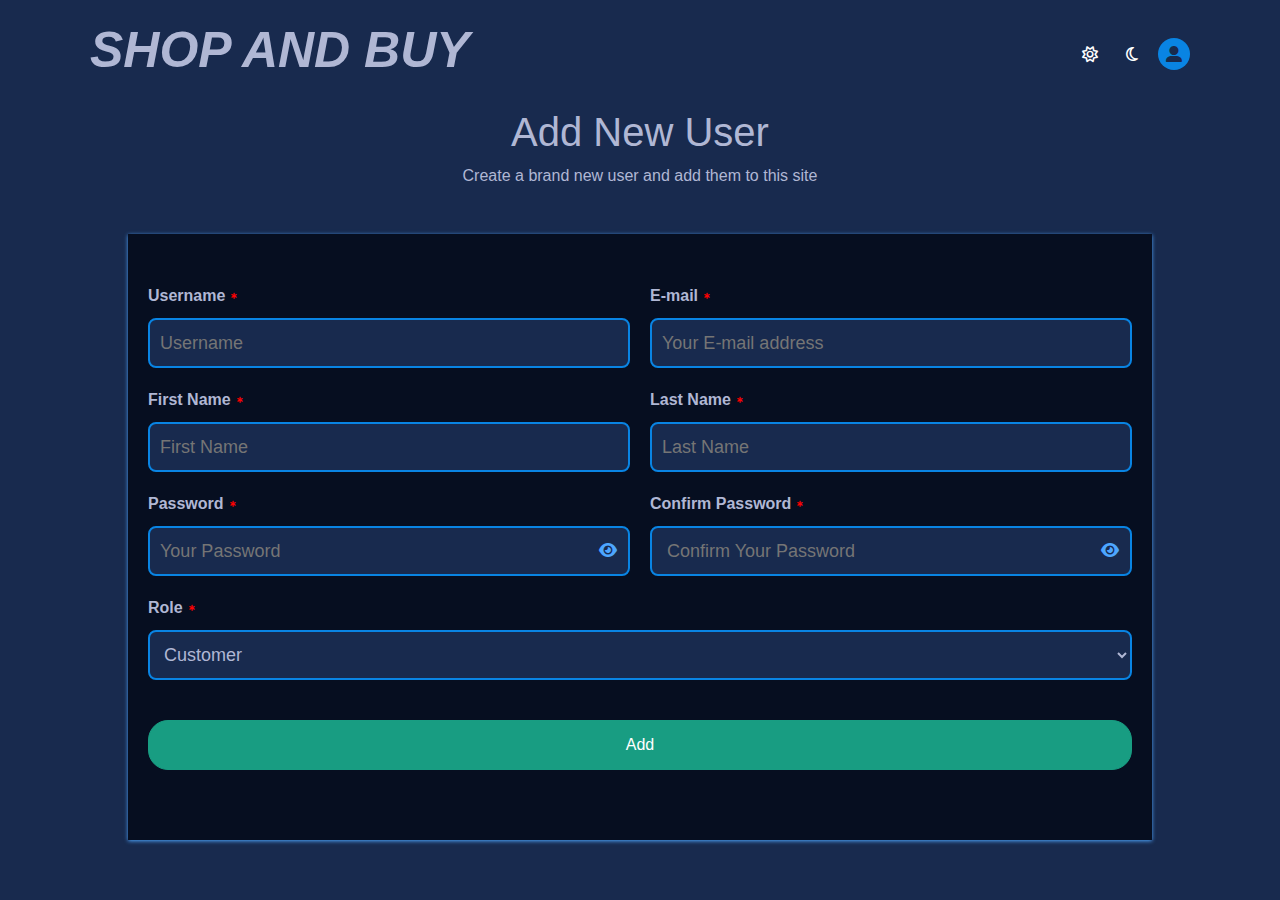
<file: Add_user.html>
<!DOCTYPE html>
<html lang="en">
<head>
    <meta charset="UTF-8">
    <meta name="viewport" content="width=device-width, initial-scale=1.0">
    <title>Admin | Add User</title>
    <link href="https://cdn.jsdelivr.net/npm/bootstrap@5.3.3/dist/css/bootstrap.min.css" rel="stylesheet" integrity="sha384-QWTKZyjpPEjISv5WaRU9OFeRpok6YctnYmDr5pNlyT2bRjXh0JMhjY6hW+ALEwIH" crossorigin="anonymous">
    <link rel="stylesheet" href="https://cdnjs.cloudflare.com/ajax/libs/font-awesome/6.7.2/css/all.min.css">
    <link rel="stylesheet" href="css/master.css">
    <link rel="stylesheet" href="css/products.css">
    <link rel="stylesheet" href="css/orders.css">
    <link rel="stylesheet" href="css/user.css">
</head>
  <body>
    <div class="container" >
      <header class="header">
        <h1 class="site-name">SHOP AND BUY</h1>
          <div class="header-right-side">
            <i class="fa-regular fa-sun"></i>
            <i class="fa-regular fa-moon"></i>
            <a class="header-profile" href="#"><i class="fa-solid fa-user-large"></i></a>
          </div>
        </header>
        <main class="titel_form">
          <h1>Add New User</h1>
          <p>Create a brand new user and add them to this site</p>
        </div>
    <div class="only-form">
        <form  action="GET" class="add_user">
          <div class="two-input">
            <div class="input-div w-half">
              <label for="Username" class="riq">Username</label>
              <input type="text" id="Username" name="Username" placeholder="Username">
            </div>
            <div class="input-div w-half">
              <label for="E-mail" class="riq">E-mail</label>
              <input type="text" id="E-mail" name="E-mail" placeholder="Your E-mail address">
            </div>
          </div>
          <div class="two-input">
            <div class="input-div">
              <label for="First_Name" class="riq">First Name</label>
              <input type="text" id="First_Name" name="First_Name" placeholder="First Name">
            </div>
            <div class="input-div">
              <label for="Last_name" class="riq">Last Name</label>
              <input type="text" id="Last_name" name="Last_name" placeholder="Last Name">
            </div>
          </div>
          <div class="two-input">
            <div class="input-div">
              <label for="Password" class="riq">Password</label>
              <div class="password-with-icon">
                <input type="password" id="Password" class="password" name="Password" placeholder="Your Password">
              </div>
            </div>
            <div class="input-div">
              <label for="Password" class="riq">Confirm Password</label>
              <div class="password-with-icon">
                <input type="password" id="Password" class="password" name="Password" placeholder=" Confirm Your Password">
              </div>
            </div>
          </div>
          <div class="input-div">
            <label for="role" class="riq">Role</label>
            <select name="role" >
              <option value="customer">Customer</option>
              <option value="editor">Editor</option>
              <option value="admin">Admin</option>
            </select>
          </div>
          <button type="submit" >Add</button>
        </form>

    </main>
    <script src="https://cdn.jsdelivr.net/npm/bootstrap@5.3.3/dist/js/bootstrap.bundle.min.js" integrity="sha384-YvpcrYf0tY3lHB60NNkmXc5s9fDVZLESaAA55NDzOxhy9GkcIdslK1eN7N6jIeHz" crossorigin="anonymous"></script>
    <script src="https://ajax.googleapis.com/ajax/libs/jquery/3.7.1/jquery.min.js"></script>
    <script src="js/main.js"></script>

  </body>
</html>
</file>
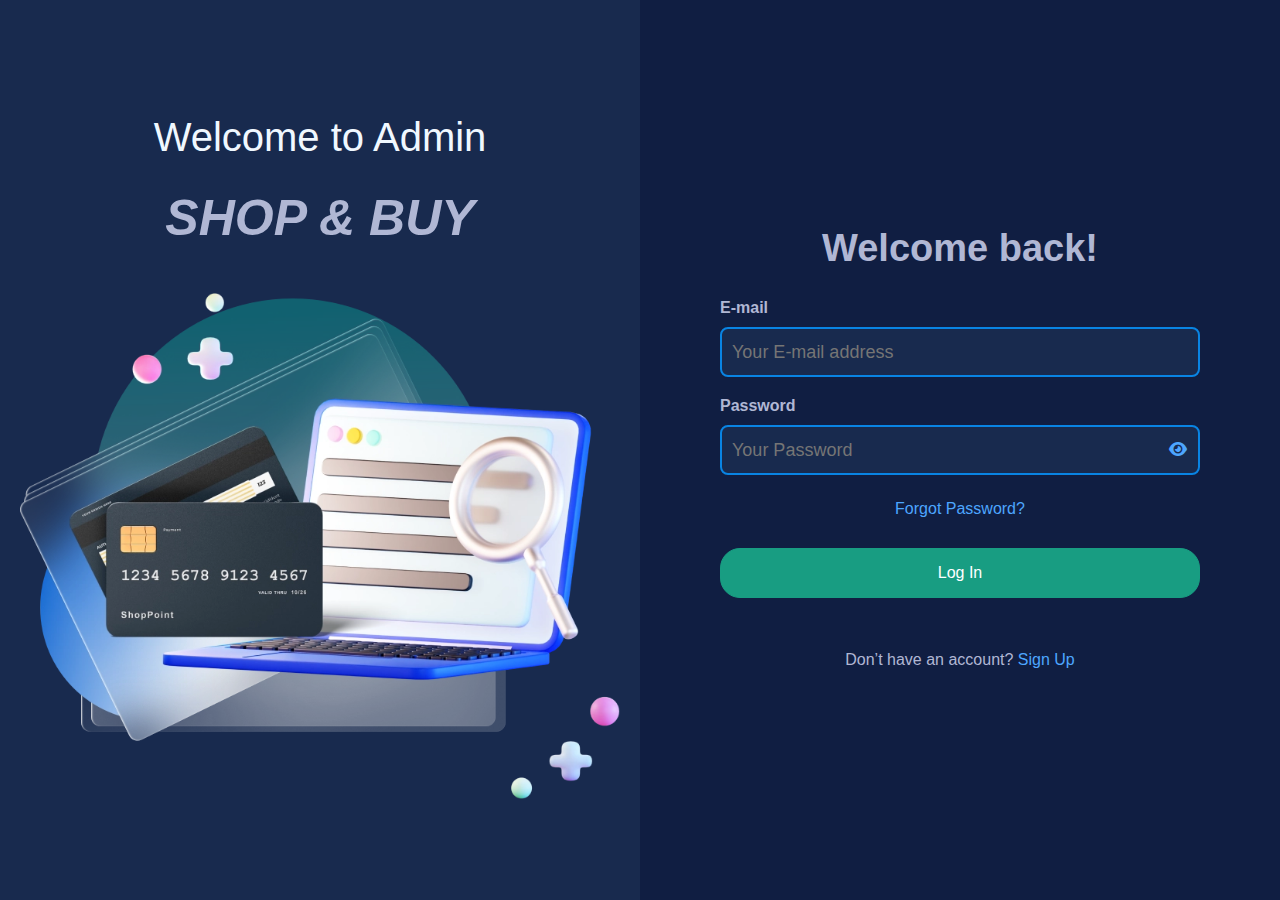
<file: Log in.Html>
<!DOCTYPE html>
<html lang="en">
<head>
	<meta charset="UTF-8">
	<meta name="viewport" content="width=device-width, initial-scale=1.0">
	<title></title>
	<link rel="stylesheet" href="https://cdnjs.cloudflare.com/ajax/libs/font-awesome/6.7.2/css/all.min.css">
	<link rel="stylesheet" href="css/master.css">
	<link rel="stylesheet" href="css/log_in.css">
</head>
	<body>
		<div class="form">
			<div class="section_img">
					<p>Welcome to Admin <br> <span class="site-name">SHOP & BUY</span></p>
						<img src="imges/login.img/login-33fdac8a.webp" alt="">
			</div>
			<div class="section_log_in">
					<h2>Welcome back!</h2>
					<form class="log_in">
						<div class="input-div">
							<label for="E-mail">E-mail</label>
							<input type="text" id="E-mail" name="E-mail" placeholder="Your E-mail address">
						</div>
						<div class="input-div">
							<label for="Password">Password</label>
							<div class="password-with-icon">
								<input type="password" id="Password" class="password" name="Password" placeholder="Your Password">
							</div>
						</div>
						<div class="forget-password-div">
							<a href="#" class="forgot-password">Forgot Password?</a>
						</div>
						<button type="submit" class="login-button">Log In</button>
					</form>
					<p class="signup">Don’t have an account? <a href="/Sing up.Html">Sign Up</a></p>
			</div>
		</div>
		<script src="https://ajax.googleapis.com/ajax/libs/jquery/3.7.1/jquery.min.js"></script>
		<script src="js/main.js"></script>
		<script src="js/log-in.js"></script>
	</body>
</html>
</file>
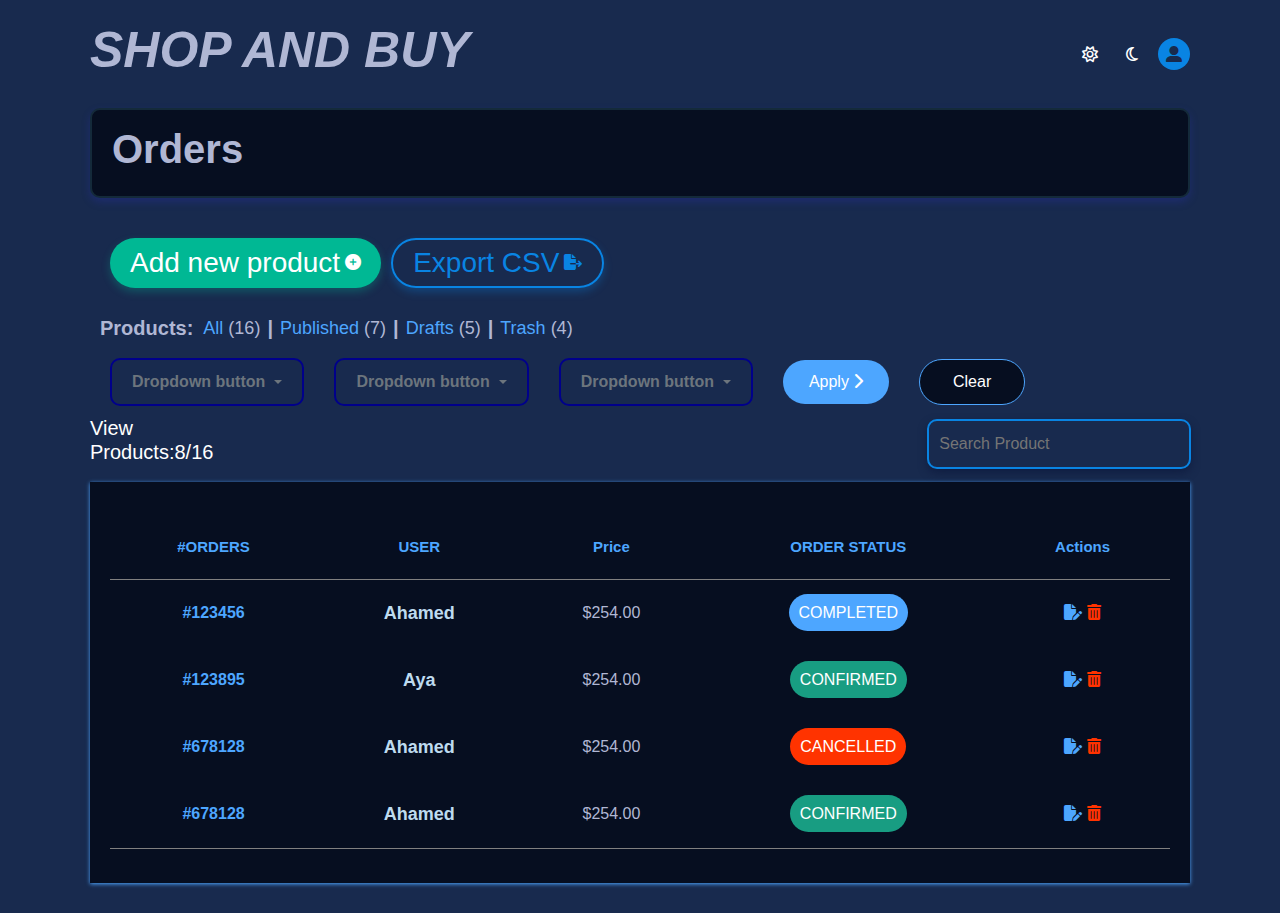
<file: Orders.html>
<!DOCTYPE html>
<html lang="en">
<head>
    <meta charset="UTF-8">
    <meta name="viewport" content="width=device-width, initial-scale=1.0">
    <title>Document</title>
    <link href="https://cdn.jsdelivr.net/npm/bootstrap@5.3.3/dist/css/bootstrap.min.css" rel="stylesheet" integrity="sha384-QWTKZyjpPEjISv5WaRU9OFeRpok6YctnYmDr5pNlyT2bRjXh0JMhjY6hW+ALEwIH" crossorigin="anonymous">
    <link rel="stylesheet" href="https://cdnjs.cloudflare.com/ajax/libs/font-awesome/6.7.2/css/all.min.css">
    <link rel="stylesheet" href="css/master.css">
    <link rel="stylesheet" href="css/products.css">
    <link rel="stylesheet" href="css/orders.css">
</head>
  <body>
    <div class="container">
      <header class="header">
        <h1 class="site-name">SHOP AND BUY</h1>
          <div class="header-right-side">
            <i class="fa-regular fa-sun"></i>
            <i class="fa-regular fa-moon"></i>
            <a class="header-profile" href="#"><i class="fa-solid fa-user-large"></i></a>
          </div>
        </header>
          <div class="title">
        <h1>Orders</h1>
          </div>
        <div class="buttons">
          <button class="btn add-product">
            <h3>Add new product </h3><span class="icon"><i class="fa-solid fa-circle-plus"></i></span>
          </button>
          <button class="btn export-csv">
            <h3> Export CSV</h3> <span class="icon"><i class="fa-solid fa-file-export"></i></span>
          </button>
        </div>
        <div class="product">
          <p>
            <div class="taxonmies-div-title">Products:</div>
            <div class="taxonmies">
              <div class="single-tax">
                <span class="tax-name">
                  <a  class="link" class="#">All</a>
                </span>
                <span class="tax-count">(16)</span>
                <div class="tax-sperator">|</div>
              </div>
              <div class="single-tax">
                <span class="tax-name">
                  <a class="link" href="#">Published</a>
                </span>
                <span class="tax-count">(7)</span>
                <div class="tax-sperator">|</div>
              </div>
              <div class="single-tax">
                <span class="tax-name">
                  <a class="link" href="#">Drafts</a>
                </span>
                <span class="tax-count">(5)</span>
                <div class="tax-sperator">|</div>
              </div>
              <div class="single-tax">
                <span class="tax-name">
                  <a class="link" href="#">Trash</a>
                </span>
                <span class="tax-count">(4)</span>
              </div>
            </div>
        </div>
        <div class="Dropdown_seciton">
          <div class="dropdown">
            <button class="btn btn dropdown-toggle text-secondary" type="button" data-bs-toggle="dropdown" aria-expanded="false">
                Dropdown button
            </button>
            <ul class="dropdown-menu">
              <li><a class="link" class="dropdown-item" href="#">Action</a></li>
              <li><a class="link" class="dropdown-item" href="#">Another action</a></li>
              <li><a class="link" class="dropdown-item" href="#">Something else here</a></li>
            </ul>
          </div>
        <div class="dropdown">
          <button class="btn btn dropdown-toggle text-secondary" type="button" data-bs-toggle="dropdown" aria-expanded="false">
              Dropdown button
          </button>
          <ul class="dropdown-menu">
            <li><a class="link" class="dropdown-item" href="#">Action</a></li>
            <li><a class="link" class="dropdown-item" href="#">Another action</a></li>
            <li><a class="link" class="dropdown-item" href="#">Something else here</a></li>
          </ul>
        </div>
        <div class="dropdown">
          <button class="btn btn dropdown-toggle text-secondary" type="button" data-bs-toggle="dropdown" aria-expanded="false">
              Dropdown button
          </button>
          <ul class="dropdown-menu">
            <li><a class="link" class="dropdown-item" href="#">Action</a></li>
            <li><a class="link" class="dropdown-item" href="#">Another action</a></li>
            <li><a class="link" class="dropdown-item" href="#">Something else here</a></li>
          </ul>
        </div>
        <button class="apply-btn">Apply <i class="fa-solid fa-chevron-right"></i></button>
        <button class="clear-btn">Clear</button>
      </div>
    <section class="table_titil">
      <h1>View Products:8/16</h1>
      <div class="outputs">
        <div class="search_block">
          <input type="text" class="search"placeholder="Search Product"
          onkeyup="SearchTable(this)">
        </div>
      </div>
    </section>
    <main class="table">
  <section class="table_body">
    <table class="table_header">
      <thead>
        <tr class="design_header">
          <th>#ORDERS</th>
          <th>USER</th> 
          <th>Price</th>
          <th>ORDER STATUS</th>
          <th>Actions</th>
        </tr>
      </thead>
      <tbody>
        <tr>
          <th class="code">#123456</th>
          <td class="user">Ahamed</td>
          <td><span class="Price">$254.00</span></td>
          <td><span class="COMPLETED">COMPLETED</span></td>
          <td><span class="Actions"><a class="link" href="#" ><i class="fa-solid fa-file-pen"></i></a> <a class="link" href="#" ><i id="Trash" class="fa-solid fa-trash-can"></i></span></td>
        </tr>
        <tr>
          <th class="code">#123895</th>
          <td class="user">Aya</td>
          <td><span class="Price">$254.00</span></td>
          <td><span class="CONFIRMED">CONFIRMED</span></td>
          <td><span class="Actions"><a class="link" href="#" ><i class="fa-solid fa-file-pen"></i></a> <a class="link" href="#" ><i id="Trash" class="fa-solid fa-trash-can"></i></span></td>
        </tr>
        <tr>
          <th class="code">#678128</th>
          <td  class="user">Ahamed</td>
          <td><span class="Price">$254.00</span></td>
          <td><span class="CANCELLED">CANCELLED</span></td>
          <td><span class="Actions"><a class="link" href="#" ><i class="fa-solid fa-file-pen"></i></a> <a class="link" href="#" ><i id="Trash" class="fa-solid fa-trash-can"></i></span></td>
        </tr>
        <tr>
          <th class="code">#678128</th>
          <td  class="user">Ahamed</td>
          <td><span class="Price">$254.00</span></td>
          <td><span class="CONFIRMED">CONFIRMED</span></td>
          <td><span class="Actions"><a class="link" href="#" ><i class="fa-solid fa-file-pen"></i></a> <a class="link" href="#" ><i id="Trash" class="fa-solid fa-trash-can"></i></span></td>
        </tr>
      </tbody>
    </table>
  </section>

    </main>
    <script src="https://cdn.jsdelivr.net/npm/bootstrap@5.3.3/dist/js/bootstrap.bundle.min.js" integrity="sha384-YvpcrYf0tY3lHB60NNkmXc5s9fDVZLESaAA55NDzOxhy9GkcIdslK1eN7N6jIeHz" crossorigin="anonymous"></script>
    <script src="https://ajax.googleapis.com/ajax/libs/jquery/3.7.1/jquery.min.js"></script>
    <script src="js/main.js"></script>

  </body>
</html>
</file>
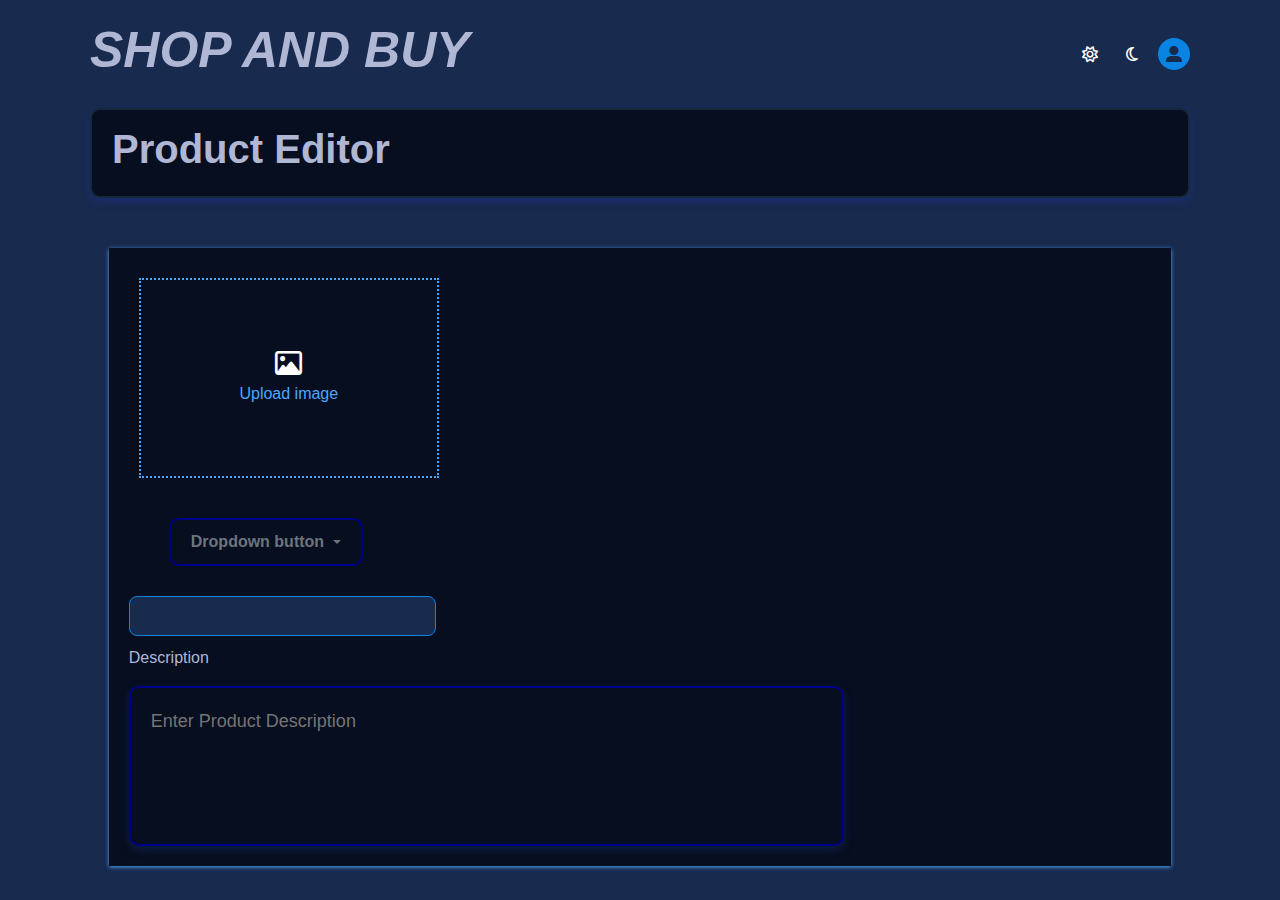
<file: Product_Editor.html>
<!DOCTYPE html>
<html lang="en">
<head>
    <meta charset="UTF-8">
    <meta name="viewport" content="width=device-width, initial-scale=1.0">
    <title>Document</title>
    <link href="https://cdn.jsdelivr.net/npm/bootstrap@5.3.3/dist/css/bootstrap.min.css" rel="stylesheet" integrity="sha384-QWTKZyjpPEjISv5WaRU9OFeRpok6YctnYmDr5pNlyT2bRjXh0JMhjY6hW+ALEwIH" crossorigin="anonymous">
    <link rel="stylesheet" href="https://cdnjs.cloudflare.com/ajax/libs/font-awesome/6.7.2/css/all.min.css">
    <link rel="stylesheet" href="css/master.css">
    <link rel="stylesheet" href="css/products.css">
    <link rel="stylesheet" href="css/orders.css">
    <link rel="stylesheet" href="css/editor.css">
</head>
  <body>
    <div class="container">
      <header class="header">
        <h1 class="site-name">SHOP AND BUY</h1>
          <div class="header-right-side">
            <i class="fa-regular fa-sun"></i>
            <i class="fa-regular fa-moon"></i>
            <a class="header-profile" href="#"><i class="fa-solid fa-user-large"></i></a>
          </div>
        </header>
          <div class="title">
        <h1>Product Editor</h1>
          </div>
        </div>
          <main class="Editor">
            <div class="product_editor">
              <div class="image-upload">
                  <i class="fa-regular fa-image"></i>
                <input  type="file" class="fileInput" accept="image/*" >
                <span class="Upload_image">Upload image</span>
              </div>
            </div>
            <div class="Description_div">
              <div class="files">
                <div class="Dropdown_div">
                  <div class="dropdown">
                    <button class="btn btn dropdown-toggle  text-secondary" type="button" data-bs-toggle="dropdown" aria-expanded="false">
                      Dropdown button
                    </button>
                    <ul class="dropdown-menu" > 
                      <li ><a  class="link" class="dropdown-item" href="#">Action</a></li>
                      <li ><a  class="link" class="dropdown-item" href="#">Another action</a></li>
                      <li><a  class="link" class="dropdown-item" href="#">Something else here</a></li>
                    </ul>
                  </div>
                  </div>
                </div>
                <input type="text" class="input_text" name="text" >
            <p class="Description_p">Description</p>
            <div class="Description_div">
              <textarea class="Description" placeholder="Enter Product Description"></textarea>
                </div>
            </div>
          </main>
    <script src="https://cdn.jsdelivr.net/npm/bootstrap@5.3.3/dist/js/bootstrap.bundle.min.js" integrity="sha384-YvpcrYf0tY3lHB60NNkmXc5s9fDVZLESaAA55NDzOxhy9GkcIdslK1eN7N6jIeHz" crossorigin="anonymous"></script>
    <script src="https://ajax.googleapis.com/ajax/libs/jquery/3.7.1/jquery.min.js"></script>
    <script src="js/main.js"></script>
  </body>
</html>
</file>
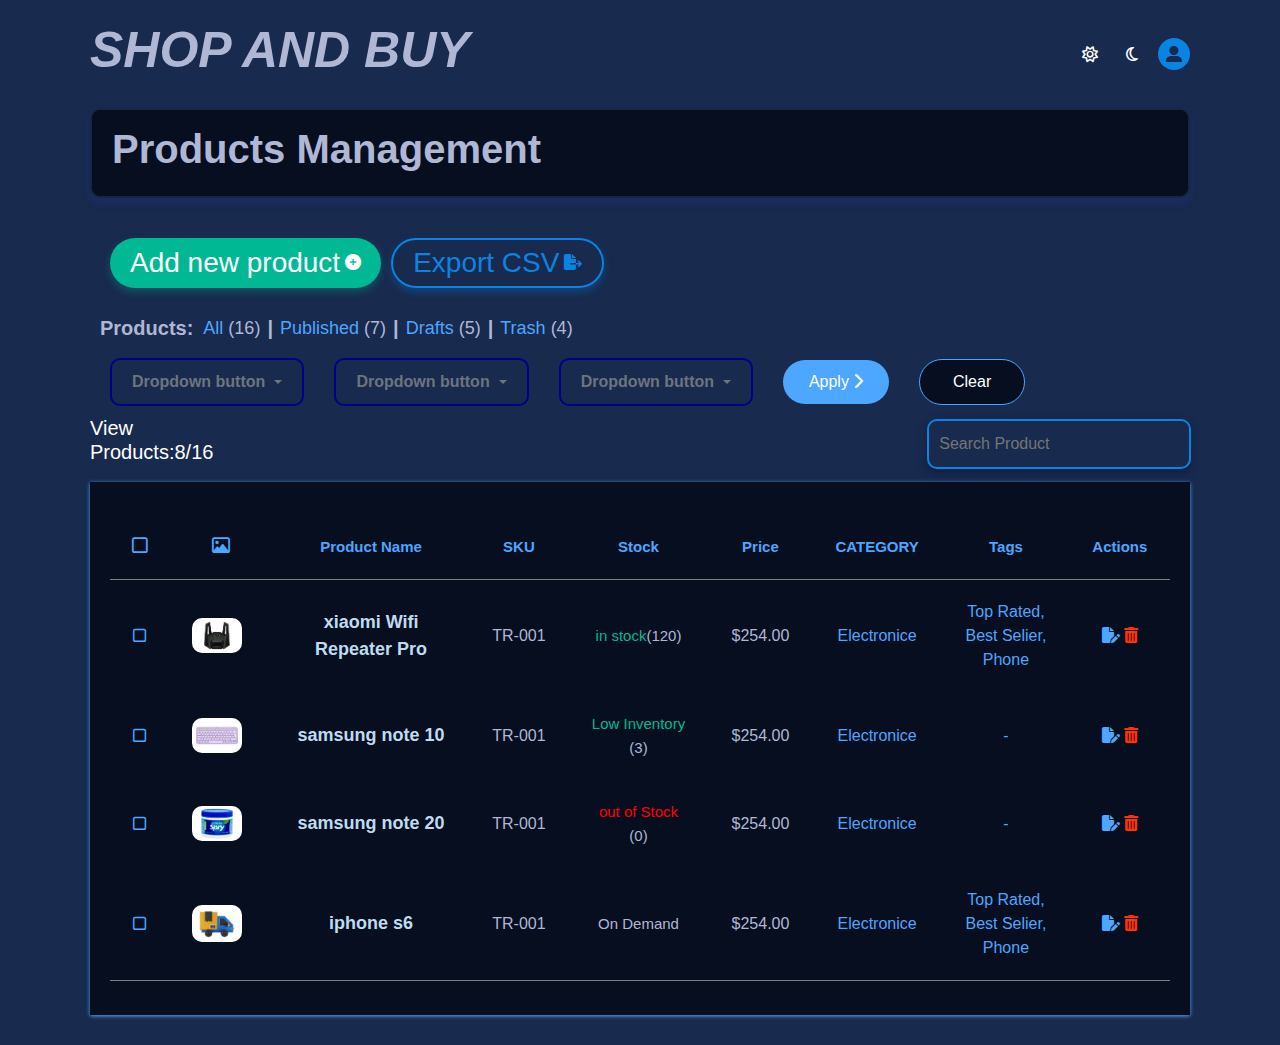
<file: Products_Management.html>
<!DOCTYPE html>
<html lang="en">
<head>
    <meta charset="UTF-8">
    <meta name="viewport" content="width=device-width, initial-scale=1.0">
    <title>Document</title>
    <link href="https://cdn.jsdelivr.net/npm/bootstrap@5.3.3/dist/css/bootstrap.min.css" rel="stylesheet" integrity="sha384-QWTKZyjpPEjISv5WaRU9OFeRpok6YctnYmDr5pNlyT2bRjXh0JMhjY6hW+ALEwIH" crossorigin="anonymous">
    <link rel="stylesheet" href="https://cdnjs.cloudflare.com/ajax/libs/font-awesome/6.7.2/css/all.min.css">
    <link rel="stylesheet" href="css/master.css">
    <link rel="stylesheet" href="css/products.css">
</head>
  <body>
    <div class="container">
      <header class="header">
        <h1 class="site-name">SHOP AND BUY</h1>
          <div class="header-right-side">
            <i class="fa-regular fa-sun"></i>
            <i class="fa-regular fa-moon"></i>
            <a class="header-profile" href="#"><i class="fa-solid fa-user-large"></i></a>
          </div>
        </header>
          <div class="title">
        <h1>Products Management</h1>
          </div>
        <div class="buttons">
          <button class="btn add-product">
            <h3>Add new product </h3><span class="icon"><i class="fa-solid fa-circle-plus"></i></span>
          </button>
          <button class="btn export-csv">
            <h3> Export CSV</h3> <span class="icon"><i class="fa-solid fa-file-export"></i></span>
          </button>
        </div>
        <div class="product">
          <p>
            <div class="taxonmies-div-title">Products:</div>
            <div class="taxonmies">
              <div class="single-tax">
                <span class="tax-name">
                  <a class="link" href="#">All</a>
                </span>
                <span class="tax-count">(16)</span>
                <div class="tax-sperator">|</div>
              </div>
              <div class="single-tax">
                <span class="tax-name">
                  <a class="link" href="#">Published</a>
                </span>
                <span class="tax-count">(7)</span>
                <div class="tax-sperator">|</div>
              </div>
              <div class="single-tax">
                <span class="tax-name">
                  <a class="link" href="#">Drafts</a>
                </span>
                <span class="tax-count">(5)</span>
                <div class="tax-sperator">|</div>
              </div>
              <div class="single-tax">
                <span class="tax-name">
                  <a class="link" href="#">Trash</a>
                </span>
                <span class="tax-count">(4)</span>
              </div>
            </div>
        </div>
        <div class="Dropdown_seciton">
        <div class="dropdown">
          <button class="btn btn dropdown-toggle text-secondary " type="button" data-bs-toggle="dropdown" aria-expanded="false">
            Dropdown button
          </button>
          <ul class="dropdown-menu">
            <li><a class="link" class="dropdown-item" href="#">Action</a></li>
            <li><a class="link" class="dropdown-item" href="#">Another action</a></li>
            <li><a class="link" class="dropdown-item" href="#">Something else here</a></li>
          </ul>
        </div>
        <div class="dropdown">
          <button class="btn btn  dropdown-toggle text-secondary" type="button" data-bs-toggle="dropdown" aria-expanded="false">
            Dropdown button
          </button>
          <ul class="dropdown-menu">
            <li><a class="link" class="dropdown-item" href="#">Action</a></li>
            <li><a class="link" class="dropdown-item" href="#">Another action</a></li>
            <li><a class="link" class="dropdown-item" href="#">Something else here</a></li>
          </ul>
        </div>
        <div class="dropdown">
          <button class="btn btn dropdown-toggle text-secondary" type="button" data-bs-toggle="dropdown" aria-expanded="false">
              Dropdown button
          </button>
          <ul class="dropdown-menu">
            <li><a class="link" class="dropdown-item" href="#">Action</a></li>
            <li><a class="link" class="dropdown-item" href="#">Another action</a></li>
            <li><a class="link" class="dropdown-item" href="#">Something else here</a></li>
          </ul>
        </div>
        <button class="apply-btn">Apply <i class="fa-solid fa-chevron-right"></i></button>
        <button class="clear-btn">Clear</button>
      </div>
    <section class="table_titil">
      <h1>View Products:8/16</h1>
      <div class="outputs">
        <div class="search_block">
          <input type="text" class="search"placeholder="Search Product"
          onkeyup="SearchTable(this)">
        </div>
      </div>
    </section>
    <main class="table">
  <section class="table_body">
    <table class="table_header">
      <thead>
        <tr class="design_header">
          <th> <i class="fa-regular fa-square"></i></th>
          <th ><i class="fa-regular fa-image" ></i></th>
          <th>Product Name</th>
          <th>SKU</th>
          <th>Stock</th> 
          <th>Price</th>
          <th>CATEGORY</th>
          <th>Tags</th>
          <th>Actions</th>
        </tr>
      </thead>
      <tbody>
        <tr>
          <th> <i class="fa-regular fa-square" style="font-size: 15px; border: 1px; color: #4da6ff;"></i></th>
          <td><img class="imge_product" src="imges/products/product_1.webp" alt=""></td>
          <td class="product_name_design">xiaomi Wifi <br>Repeater Pro</td>
          <td class="SKU_font">TR-001</td>
          <td><span class="in_Stock">in stock</span><span class="number_product">(120)</span></td>
          <td><span class="Price">$254.00</span></td>
          <td><span class="CATEGORY">Electronice</span></td>
          <td><span class="Tags">Top Rated,<br>Best Selier,<br>Phone</span></td>
          <td><span class="Actions"><a class="link" href="#" ><i class="fa-solid fa-file-pen"></i></a> <a class="link" href="#" ><i id="Trash" class="fa-solid fa-trash-can"></i></span></td>
        </tr>
        <tr>
          <th> <i class="fa-regular fa-square" style="font-size: 15px; border: 1px; color: #4da6ff;"></i></th>
          <td><img  class="imge_product" src="imges/products/product_2.webp" alt=""></td>
          <td class="product_name_design">samsung note 10</td>
          <td class="SKU_font">TR-001</td>
          <td> <span class="Low_Inventory">Low Inventory</span><br><span class="number_product">(3)</span></td>
          <td><span class="Price">$254.00</span></td>
          <td><span class="CATEGORY">Electronice</span></td>
          <td><span class="Tags">-</span></td>
          <td><span class="Actions"><a class="link" href="#" ><i class="fa-solid fa-file-pen"></i></a> <a class="link" href="#" ><i id="Trash" class="fa-solid fa-trash-can"></i></span></td>
        </tr>
        <tr>
          <th> <i class="fa-regular fa-square" style="font-size: 15px; border: 1px; color: #4da6ff;"></i></th>
          <td><img  class="imge_product" src="imges/products/product_3.webp" alt=""></td>
          <td  class="product_name_design">samsung note 20</td>
          <td class="SKU_font">TR-001</td>
          <td><span class="out_of_Stock">out of Stock</span><br><span class="number_product">(0)</span></td>
          <td><span class="Price">$254.00</span></td>
          <td><span class="CATEGORY">Electronice</span></td>
          <td><span class="Tags">-</span></td>
          <td><span class="Actions"><a class="link" href="#" ><i class="fa-solid fa-file-pen"></i></a> <a class="link" href="#" ><i id="Trash" class="fa-solid fa-trash-can"></i></span></td>
        </tr>
        <tr>
          <th> <i class="fa-regular fa-square" style="font-size: 15px; border: 1px; color: #4da6ff;"></i></th>
          <td><img  class="imge_product" src="imges/products/product_4.webp" alt=""></td>
          <td  class="product_name_design">iphone s6</td>
          <td class="SKU_font">TR-001</td>
          <td><span class="On_Demand">On Demand</span></td>
          <td><span class="Price">$254.00</span></td>
          <td><span class="CATEGORY">Electronice</span></td>
          <td><span class="Tags">Top Rated,<br>Best Selier,<br>Phone</span></td>
          <td><span class="Actions"><a class="link" href="#" ><i class="fa-solid fa-file-pen"></i></a> <a class="link" href="#" ><i id="Trash" class="fa-solid fa-trash-can"></i></span></td>
        </tr>
      </tbody>
    </table>
  </section>

    </main>
    <script src="https://cdn.jsdelivr.net/npm/bootstrap@5.3.3/dist/js/bootstrap.bundle.min.js" integrity="sha384-YvpcrYf0tY3lHB60NNkmXc5s9fDVZLESaAA55NDzOxhy9GkcIdslK1eN7N6jIeHz" crossorigin="anonymous"></script>
    <script src="https://ajax.googleapis.com/ajax/libs/jquery/3.7.1/jquery.min.js"></script>
    <script src="js/main.js"></script>

  </body>
</html>
</file>
<file: css/master.css>
/* ===================================== Start Global  ====================================== */
:root{
   --primary-color:#edf2fc;
   --secondry-color:#182a4e;
   --dropdown-color-border:#1e335c;
   --border-color:#0984e3;
   --bg-color:#101e42;
   --color-semi-gray:#b0b7d4;
   --link-color:#4da6ff;
   --submit-bg:#189d82;
   --submit-bg-hover: #22eec58f;
   --font_table: #060e20;
   --font-product:#bedbef;
   --dropdown-color:darkblue;
   --main-transation: 250ms;
   --dark-bg-blue: #031123;
   --font-btn-white:#ffffff;
   --font-btn-red:rgb(255, 51, 0);
}

*{
   margin: 0;
   padding: 0;
   box-sizing: border-box;
   list-style: none;
}

body{
   font-family: Arial, sans-serif;
   background-color:  var(--secondry-color);
   color: #ffffff;
   margin: 0;
   padding: 0;
   scroll-padding: 0;
   text-decoration: none;
}
a{
   color: var(--link-color);
   text-decoration: none;
   position: relative;
}

a:not(.link)::before{
	content: '';
	width: 0;
	position: absolute;
	left: 0;
	height: 3px;
	background-color: #22d3ee;
	bottom: -7px;
	transform: 0.3s;
	transition: 1.5s;
	

}
a:hover{
	text-decoration-color: #22d3ee;

}
a:hover::before{
	width: 100%;
	height: 1px;
	transform: 1.5s;
	transition: width 0.5s ease-in-out;

}

.link::before{
   content: unset;
}


.site-name{
   font-weight: bold;
   font-size: 50px;
   font-style: italic;
   color: var(--color-semi-gray);
}
.header {
   display: flex;
   gap: 20px;
   justify-content: space-between;
   align-items: center;
   margin-bottom: 20px;
}

.header-right-side{
   display: flex;
   justify-content: center;
   align-items: center;
   gap:10px;
}
.header-right-side i{
   font-size: 16px;
   width: 32px;
   height: 32px;
   justify-content: center;
   align-items: center;
   display: flex;

}

.header-profile{
   background-color: var(--border-color);
   border-radius: 50%;
}


.header-profile i{
   color:var(--secondry-color);
}
.header-profile::before{
   content: none;
}
/* .sidebar{
   width: 30%;
   height: 100vh;
   background:var(--bg-color);
} */
/* .sidebar_titil{
   font-size: 22px;
   color: #b0b7d4;
   text-align: start;
   line-height: 70px;
   user-select: none;
}
.sidebar ul a{
   display: block;
   height:100%;
   width: 100%;
   line-height: 65px;
   font-size: 20px;
   color: var(--color-semi-gray);
   padding-left: 40px;
   box-sizing: border-box;
}
ul li :hover  {
   border: 2px solid  var(--border-color);
}
.sidebar ul a i{
   margin-right: 16px; 

}*/
.input-div{
   display: flex;
   flex-direction: column;
   gap: 10px;
   margin: 10px 0;
   width: 100%;
}
.input-div label{
   font-weight:700;
	font-size: 16px;
	cursor:pointer;
	color: var(--color-semi-gray);
}
.input-div input,
.input-div select{
   width: 100%;
   height: 50px;
   border-radius: 8px;
	border: 2px solid var(--border-color);
	background: var(--secondry-color);
	color: var(--color-semi-gray);
	font-size: 18px;
	text-align: left;
	text-overflow: ellipsis;
   padding: 10px;
}
.input-div input:hover,
.input-div select:hover,
.input-div input:focus,
.input-div select:focus,
.input-div input:focus-visible,
.input-div select:focus-visible{
   border-color: rgba(21, 18, 190, 0.701);
   outline: none;
}

.input-div select option{
   padding: 5px ;
}
.input-div select option:not(:last-child){
   border-bottom: 1px solid var(--color-semi-gray);
}
input[type="submit"],
button[type="submit"]{
   background: var(--submit-bg);
   width: 32%;
   height: 50px;
   color: #0d193a;
   padding: 10px;
   font-size: 16px;
   border-radius: 20px;
   border: 1px solid var(--submit-bg);
   color: white;
   cursor: pointer;
   width: 100%;
   margin: 30px 0;
}
.login-button:hover{
	background-color: var(--submit-bg-hover);
	border: 1px solid  var(--submit-bg-hover); 
}
.password-with-icon{
   position: relative;
   width: 100%;
}
.password-with-icon .eye{
   position: absolute;
   top: 50%;
   right: 4px;
   transform: translate(-50%, -50%);
   color: var(--link-color);
   font-size: 16px;
   cursor: pointer;
}
.title{
   height: 90px;
   border-radius: 10px;
   cursor: pointer;
   display: flex;
   justify-content: start;
   align-items: center;
   width: 100%;
   background-color: #060e20;
   border: 2px solid #142a3a;
   box-shadow: 0 4px 8px rgba(44, 51, 185, 0.3);
   padding: 20px;
   margin-bottom: 20px;
}
.title h1 {
   font-size: 40px;
   font-weight: bold;
   color: var(--color-semi-gray);
}
.taxonmies{
   display: flex ;
   gap: 5px;
   padding: 0 10px;
}
.taxonmies-div-title{
   font-size: 20px;
   font-weight: 600;
}
.tax-sperator{
   font-size: 20px;
   font-weight: bold;
   padding: 0 2px;
}
.single-tax{
   display: flex;
   justify-content: center;
   align-items: center;
   gap: 5px;
}
#Trash{
   color: var(--font-btn-red);
}
/* ===================================== End  Global  ====================================== */


/* ================================================ disable bootsrap ================================ */
h3{
   margin-bottom: 0;
}
/* ================================================ disable bootsrap ================================ */
/*================================================ search =====================================*/
.search{
   background-color: transparent;
   color:var(--color-semi-gray);
   height: 50px;
   width: 130%;
   border-radius: 10px;
   border: 2px solid var(--border-color);
   box-shadow: 0 4px 8px var(--bg-color);
   padding: 10px ;
   top:25%;
   align-items: center;
   cursor: pointer;
}
.search:hover {
   box-shadow: 0 2px 4px var(--link-color);
   border: 2px solid  var(--link-color) ;
 }
/*==================================================dropdown========================================*/
.Dropdown_seciton{
   display: flex;
   align-items: center;
   gap: 30px;
   padding: 10px 20px;
   border: none;
   border-radius: 10px;
   cursor: pointer;
}
.dropdown{
   border: none;
   border-radius: 10px;
   cursor: pointer;
   border: 2px solid var(--dropdown-color);
   color: var(--color-semi-gray);
}
.dropdown:hover{
   border: 2px solid  var(--link-color) ; 
}
.dropdown-menu {
   background: var(--bg-color);
   color:var(--color-semi-gray);
   padding: 10px;
}
.dropdown-menu li {
   padding: 10px;

}
.dropdown-menu li:not(:last-child){
   border-bottom: 1px solid var(--dropdown-color-border); 
}
.dropdown-item {
   color: var(--color-semi-gray);
}


/*================================================ titel =============================================*/
.table_titil{
   display: flex;
   justify-content: center;
   align-items: center;
   margin-right: 60px;
}
.table_titil h1{
   font-family: sans-serif;
   font-size: 20px;
   margin-right: 66%;
}
main.table{
   box-sizing: border-box;
   font-family: sans-serif;
   display: flex;
   justify-content: center;
   padding: 20px;
   display: table;
   width: 100%;
   margin: 10px auto;
   background-color:var(--font_table);
   box-shadow: 0 1px 4px 0 var(--link-color);
}
main.table:hover{
   box-shadow: 0 1px 4px 0 var(--border-color);
}
.table_body{
   display: table-cell;
   width: 30px;
   text-align: center;
   padding: 4px 0;
   background-color:var(--font_table);
}
td img{
   width: 35px;
   height: 35px;
   margin-right: .5rem;
}
table,th,td{
   padding: .1rem;
   background-color:var(--font_table);
   padding: 20px;
   justify-content: center;
   align-items: center;
   top: 20px;
}
.table_header{
   box-sizing: border-box;
   font-family: sans-serif;
   display: flex;
   justify-content: center;
   padding: 20px;
   display: table;
   width: 100%;
   margin: 10px auto;
   background: var(--font_table);
   padding: 5px;
   gap: 10px;
   align-items: center;
   top: 20px;
   cursor: pointer;
}
.design_header{
   font-size: 15px;
   font-weight: bold;
   color: var(--link-color);
   width: 50%;
   height: 50%;
   cursor: pointer;
}
.product_name_design{
   color: var(--font-product);
   font-size: 18px;
   font-weight: bold;
   align-items: right;
   padding: 20px;
   justify-content: right;
   cursor: pointer;
}
.imge_product{
   border-radius: 10px;
   width: 50px;
   height: 60%;
   cursor: pointer;
}
.SKU_font{
   color: var(--color-semi-gray);
   cursor: pointer;
}
.in_Stock{
   color: #00b894;
   font-size: 15px;
   cursor: pointer;
}
.Low_Inventory{
   color: #00b894;
   font-size: 15px;
   cursor: pointer;
}
.out_of_Stock{
   color:red;
   font-size: 15px;
   cursor: pointer;
}
.On_Demand{
   color: var(--color-semi-gray);
   font-size: 15px;
   cursor: pointer;
}
.number_product{
   color: var(--color-semi-gray);
   font-size: 15px;
   cursor: pointer;
}
.Price{
   color: var(--color-semi-gray);
   cursor: pointer;
}
.CATEGORY{
   color: var( --link-color);
   cursor: pointer;
}
.Tags{
   color: var( --link-color);
   cursor: pointer;
}
.Actions{
   color: var( --link-color);
   justify-content: center;
   align-items: center;
   cursor: pointer;
}
.action_link a:hover{
   text-decoration: none;
   cursor: pointer;
}


/* ===================================== Start Aside ======================================= */
.Aside{
   width: 350px;
   height: 100vh;
   /* overflow-y: scroll; */
   padding: 20px;
   background-color: var(--dark-bg-blue);
   position: fixed;
   
}

.Aside h2.logo{
   text-align: center;
   font-size: 35px;
   font-weight: 600;
   font-style: italic;
   color: var(--color-semi-gray);
}

.Aside ul:not(.submenu){
   margin-top: 30px;
}
.Aside li{
   display: flex ;
   justify-content: start;
   gap: 10px;
   padding: 20px 10px;
   cursor: pointer;
   width: 100%;
   flex-direction: column;

   color: var(--color-semi-gray);
}
.Aside .list-link{
   display: flex ;
   justify-content: start;
   gap: 10px;
   cursor: pointer;
   width: 100%;
   color: var(--color-semi-gray);
   font-size: 20px;
   padding: 10px;
   transition: var(--main-transation);
   border-radius: 8px;
}
.Aside .list-link:hover{
   background-color: var(--bg-color);
}


.DropDown .list-content{
   position: relative;

}
.dropDown-icon{
   position: absolute;
   right: 6px;
   top: 50%;
   transform: translate(-50%, -73%);
}
.submenu{
   padding-left: 30px;
   display: none;
   line-height: 1.8;
}
.DropDown.Active .submenu{
   display: block;
}
.submenu .list-link{
   padding-left: 30px;
   position: relative;
}
.submenu .list-link::before{
   content: '';
   position: absolute;
   left: 12px;
   top: 50%;
   transform: translate(-50%,-50%);
   width: 12px;
   height: 12px;
   background: var(--color-semi-gray);
   border-radius: 50%;
}
/*=================================input_text========================================*/
.input_text{
   width: 30%;
   height: 40px;
   border-radius: 8px;
	border: 1px solid var(--border-color);
	background: var(--secondry-color);
	color: var(--color-semi-gray);
	font-size: 15px;
	text-align: left;
	text-overflow: ellipsis;
   padding: 10px 20px;
}
/* ===================================== End Aside ======================================= */

.only-form{
   display: flex;
   justify-content: center;
   padding: 20px ;
   width: 80%;
   margin: 10px auto;
   background-color:var(--font_table);
   box-shadow: 0 1px 4px 0 var(--link-color);
}
@media screen and (max-width:800px){
   .only-form{
      width: 95%;
   }
}
form{
   width: 100%;
}


.two-input{
   display: flex;
   gap: 20px;
}
@media screen and (max-width:550px) {
   .two-input{
      flex-wrap: wrap;
   }
}

.riq{
   width: fit-content;
   position: relative;
}
.riq::after{
   content: '\f621';
   position: absolute;
   right: -15px;
   top: 50%;
   transform: translate(-50%, -50%);
   font-family: FontAwesome;
   font-size: 6px;
   margin-left: 5px;
   color: red;
}
</file>
<file: css/products.css>
.container {
    padding: 20px;
  }



.buttons {
    display: flex;
    gap: 10px;
    padding: 20px;
  }
  .btn {
    display: flex;
    align-items: center;
    gap: 5px;
    padding: 10px 20px;
    font-size: 16px;
    font-weight: bold;
    border: none;
    border-radius: 30px;
    cursor: pointer;
    transition: transform 0.2s ease, box-shadow 0.2s ease;
  }
  .add-product {
    background-color: #00b894;
    color: #ffffff;
    height: 50px;
    box-shadow: 0 4px 8px rgba(0, 184, 148, 0.3);
  }
  .add-product:hover {
    box-shadow: 0 6px 12px rgba(74, 122, 155, 0.2);
    background-color: #00b89366;
  }
  .export-csv {
    background-color: transparent;
    color: #0984e3;
    height: 50px;
    border: 2px solid #0984e3;
    box-shadow: 0 4px 8px rgba(9, 132, 227, 0.3);
  }
  .export-csv:hover {
    box-shadow: 0 6px 12px rgba(74, 122, 155, 0.2);
    background-color: #3894da;
    color: #ffffff;
  }
  .product{
    padding: 5px 10px;
    display: flex;
    font-size: 18px;
    color:var(--color-semi-gray);
    align-items: center;
    
  }
  .design_header i{
    font-size: 18px;
    border: 1px
  }
  .product p{
    margin: 0;
  }
  /* .product span{

  } */
  .all{
    color: #0984e3;
  }
  .all:hover{
    color:#c3c5d9;
  }
.Dropdown{
    display: flex;
    align-items: center;
    gap: 30px;
    padding: 10px 20px;
    border: none;
    border-radius: 10px;
    cursor: pointer;
}
.dropdown_1{
    border: none;
    border-radius: 10px;
    cursor: pointer;
    border: 2px solid darkblue;
    
}
.dropdown_1:hover{
    border: 2px solid  #0984e3 ;
}
.dropdown_2{
    border: none;
    border-radius: 10px;
    cursor: pointer;
    border: 2px solid darkblue;
}
.dropdown_2:hover{
    border: 2px solid  #0984e3 ;
}
.dropdown_3{
    border: none;
    border-radius: 10px;
    cursor: pointer;
    border: 2px solid darkblue;
}
.dropdown_3:hover{
    border: 2px solid  var(--link-color);
}
  
  .apply-btn {
    background-color: var(--link-color);
    height: 80%;
    width: 10%;
    color: #ffffff;
    border-radius: 30px;
    padding: 10px;
    cursor: pointer;
    border:none;
  }
  .apply-btn:hover{
    background-color: #0985e380;
  }
  
  .clear-btn {
    background-color: #060e20;
    border: none;
    height: 80%;
    width: 10%;
    color:var(--font-btn-white);
    border-radius: 30px;
    padding: 10px;
    cursor: pointer;
    border: 1px solid var(--link-color);
  }
  .clear-btn:hover{
    background-color: var(--link-color);
  }
  /* .table_box{
    margin: 50px 0;
  } */
  /* .table_row{
    display: table;
    width: 100%;
    margin: 10px auto;
    padding: 12px 0;
    background-color: #060e20;
    box-shadow: 0 1px 4px 0  #0984e3 ;
  }
  .table_cell{
    display: table-cell;
    width: 30px;
    text-align: center;
    padding: 4px 0; 
    
  } */

  /* main.table{
    box-sizing: border-box;
    font-family: sans-serif;
    display: flex;
    justify-content: center;
    padding: 20px;
    display: table;
    width: 100%;
    margin: 10px auto;
    background-color: #060e20;
    box-shadow: 0 1px 4px 0  #0984e3 ;
  }
  .table_body{
    display: table-cell;
    width: 30px;
    text-align: center;
    padding: 4px 0;
    background-color: #060e20;
    
    
  }
  td img{
    width: 35px;
    height: 35px;
    margin-right: .5rem;
  }
  table,th,td{
    padding: .1rem;
    background-color: #060e20;
    color: #c3c5d9;
  } */
.product_name_design{
  color: var(--font-product);
  font-size: 18px;
  font-weight: bold;
  align-items: right;
  padding: 20px;
  justify-content: right;
}
.imge_product{
  border-radius: 10px;
  width: 50px;
  height: 60%;
}
.SKU_font{
  color: var(--color-semi-gray);

}
.in_Stock{
  color: #00b894;
  font-size: 15px;
}
.Low_Inventory{
  color: #00b894;
  font-size: 15px;
}
.out_of_Stock{
  color:red;
  font-size: 15px;
}
.On_Demand{
  color: var(--color-semi-gray);
  font-size: 15px;
}
.number_product{
  color: var(--color-semi-gray);
  font-size: 15px;
}
.Price{
  color: var(--color-semi-gray);
}
.CATEGORY{
  color: var( --link-color);
}
.Tags{
  color: var( --link-color);
}
.Actions{
  color: var( --link-color);
  justify-content: center;
  align-items: center;
}
</file>
<file: css/orders.css>
.code{
  color:var(--link-color);
}
.user{
  color: var(--font-product);
  font-size: 18px;
  font-weight: bold;
  align-items: right;
  padding: 20px;
  justify-content: right;
}
.COMPLETED{
  background-color:var(--link-color);
  height: 80%;
  width: 10%;
  color: #ffffff;
  border-radius: 30px;
  padding: 10px;
  cursor: pointer;
  border:none;
}
.CONFIRMED{
  background-color:var(--submit-bg);
  height: 80%;
  width: 10%;
  color: #ffffff;
  border-radius: 30px;
  padding: 10px;
  cursor: pointer;
  border:none;
}
.CANCELLED{
  background-color:var(--font-btn-red);
  height: 80%;
  width: 10%;
  color: #ffffff;
  border-radius: 30px;
  padding: 10px;
  cursor: pointer;
  border:none;
}
</file>
<file: css/user.css>
.titel_form{
  color: var(--color-semi-gray);
  justify-items: center;
}

.add_user{
  padding: 20px 0;
}

.section_user{
  width: 100%;
}

/* .input_user{
  display: flex;
  flex-wrap: wrap;
  width: 50%;
  padding-bottom: 15px;
}
.input_user label{
  width: 95%;
  color: var(--color-semi-gray);
  font-size: 20px;
  font-weight: 400;
  margin: 5px 0;
}
.input_user input{
  height: 40px;
  width: 95%;
  border-radius: 8px;
  border: 1px solid var(--border-color);
  background: #182a4e;
  color: var(--color-semi-gray);
  font-size: 18px;
  text-align: left;
  text-overflow: ellipsis;
  padding: 10px;
}
.input_user input:hover,
.input_user input:focus,
.input_user input:focus-visible{
   border: 2px solid rgba(21, 18, 190, 0.701);
   outline: none;
}

.password-with-icon input{
  height: 40px;
  width: 95%;
}
.password-with-icon .eye{
  top: 50%;
  width: calc(5% + 10px)
} */
</file>
<file: css/log_in.css>
.form{
	width: 100%;
	display: flex;
	background-color:#121a2f;
	height: 100vh;
	overflow: hidden;
} 
/* ===================================== Start Right Section ======================================== */
.section_img{
	width: 50%;
	height: 100%;
	background-color: var(--secondry-color);
	padding: 20px;
	display: flex;
	flex-direction: column;
	justify-content: center;
	align-items: center
}
@media screen and (max-width:800px) {
	.section_img{
		display: none;
	}
}

.section_img img{
	width: 100%;
}
.section_img p{
	white-space: nowrap;
	font-size: 40px;
	color: aliceblue;
	position: relative;
	margin-bottom: 30px;
	text-align: center;
	line-height: 1.8;
}
/* ===================================== Start Right Section ======================================== */
.section_log_in{
	width: 50%;
	height:100%;
	background:var( --bg-color);
	padding: 20px;
	display: flex;
	flex-direction: column;
	justify-content: center;
	align-items: center;
	gap: 20px;
}

@media screen and (max-width:800px) {
	.section_log_in{
		width: 100%;
	}
}
.section_log_in h2{
	font-size: 38px;
	font-weight: 700;
	line-height: 1.1;
	justify-content: center;
	align-items: center;
	color:#b0b7d4;
	flex-direction: column;

}
.section_log_in p{

	font-size: 16px;
	line-height: 1.5;
	max-width: 300px;
	color: #b0b7d4;
}
.log_in{
	display: flex;
	flex-direction: column;
	justify-content: center;
	width: 80%;
	}
.forget-password-div{
	display: flex;
	justify-content: center;
	align-items: center;
}
.forgot-password{
	font-size: 16px;
	position: relative;
	width: fit-content;
	text-decoration: none;
	text-transform: capitalize;
	text-align: center;
	margin-top: 15px;
}
/* .eye{
	position: absolute;
	height: 1px;
	right: 5px;
	bottom: -90px;
	border: 0;
	align-items: center;
	background-color: #0d333a;
	cursor: pointer;

} */
.forgot-password a{
	position: relative;
	text-transform: capitalize;
	text-decoration: none;
	transform: 0.5s;
	transition: 0.3s;
}


.signup{
	font-size: 14px;
	text-align: center;
	white-space: nowrap;
	color: aliceblue;   
}
</file>
<file: css/editor.css>
main.Editor{
  box-sizing: border-box;
  font-family: sans-serif;
  justify-content: center;
  padding: 20px;
  display: table;
  width: 83%;
  margin: 10px auto;
  background-color:var(--font_table);
  box-shadow: 0 1px 4px 0 var(--link-color);
}
.product_editor{
  cursor: pointer;
  display: flex;
}
.product_editor i{
  font-size: 27px;
}
.image-upload{
  box-sizing: border-box;
  font-family: sans-serif;
  display: block;
  cursor: pointer;
  padding: 10px 20px;
  border: 2px dotted var(--link-color);
  width: 300px;
  margin: 10px;
  background-color: var(--font_table);
  position: relative;
  height: 200px;
  display: flex;
  justify-content: center;
  align-items: center;
  gap: 5px;
  flex-direction: column;
}
.image-upload::before{
  content: '';
  position: absolute;
  top: 0;
  left: 0;
  height: 30px;
  z-index: 55;
  background-color: var(--font_table);
  width: 100%;
}
.fileInput{
  position: absolute;
  width: 100%;
  height: 100%;
  cursor: pointer;
  color: transparent;
}
.Upload_image{
  color: var(--link-color);

}
.files{
  padding: 10px 20px;
  margin-top: 10px;
  margin-bottom: 10px;
  flex-direction: column;
}
.Dropdown_div{
  display: flex;
  align-items: center;
  gap: 30px;
  padding: 10px 20px;
  border: none;
  border-radius: 10px;
  cursor: pointer;
}
.Description_div{
  display: flex;
  flex-direction: column;
}
.dropdown_Attributes{
  border: none;
  border-radius: 10px;
  border: 2px solid var(--dropdown-color);
  flex-direction: column;
}
.dropdown_Attributes:hover{
  border: 2px solid  var(--link-color) ; 
}

.Description{
  font-size: 18px;
  color: var(--color-semi-gray);
  height: 160px !important;
  border-radius: 10px;
  cursor: pointer;
  display: flex;
  justify-content: start;
  width: 70%;
  white-space: unset !important;
  background-color: var(--font_table);
  border: 2px solid var(--dropdown-color);
  box-shadow: 0 4px 8px var(--bg-color);
  padding: 0 20px;
  padding-top: 20px !important;
  overflow: hidden;
  resize: none;
}
.Description:hover{
  border: 2px solid var(--link-color);
}
.Description_p{
  margin-top: 10px;
  color: var(--color-semi-gray);
}
</file>
